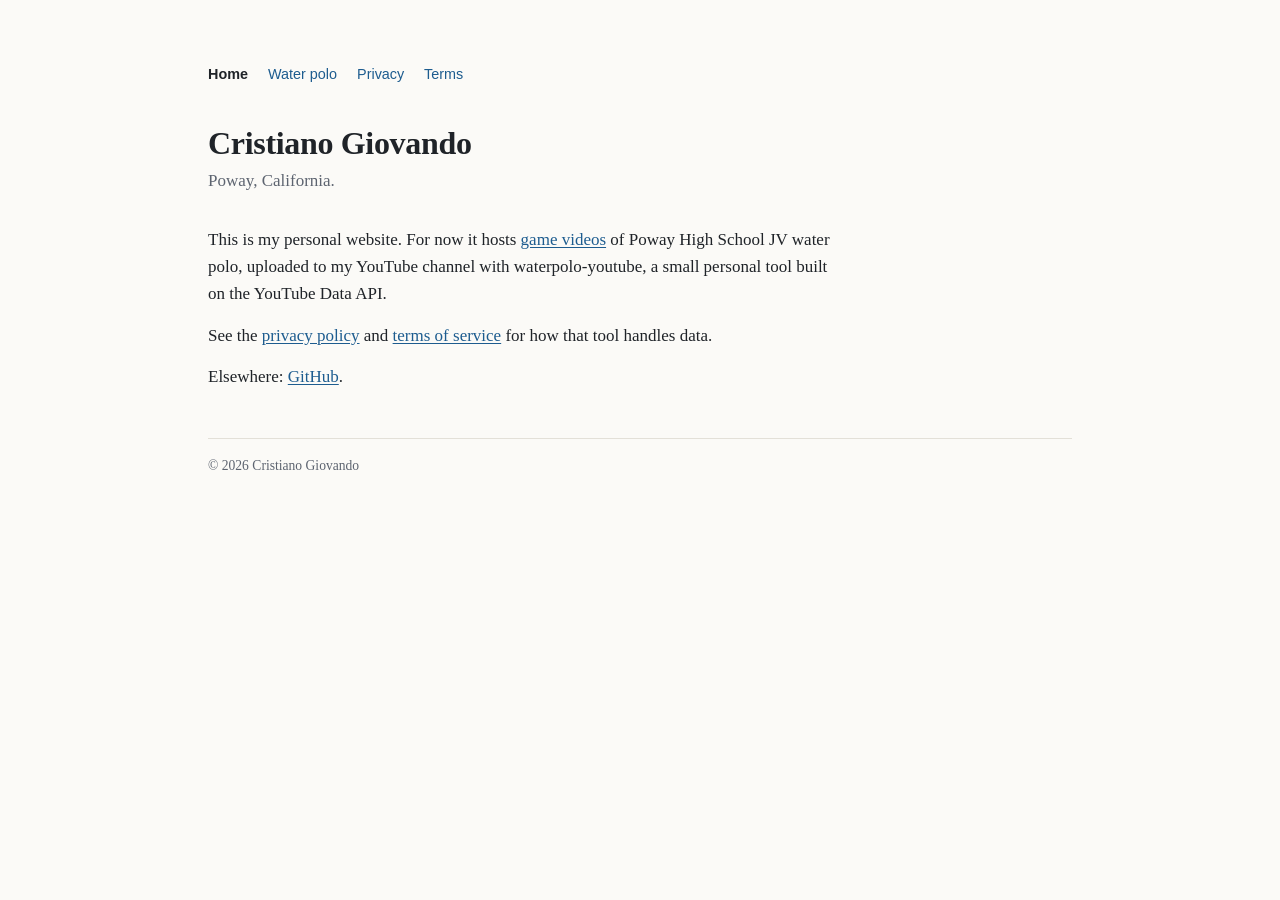
<file: index.html>
<!doctype html>
<html lang="en">
<head>
  <meta charset="utf-8">
  <meta name="viewport" content="width=device-width, initial-scale=1">
  <title>Cristiano Giovando</title>
  <meta name="description" content="Personal site of Cristiano Giovando.">
  <link rel="stylesheet" href="/style.css">
</head>
<body>
<main>
  <nav>
    <a href="/" aria-current="page">Home</a>
    <a href="/water-polo">Water polo</a>
    <a href="/privacy">Privacy</a>
    <a href="/terms">Terms</a>
  </nav>
  <h1>Cristiano Giovando</h1>
  <p class="lede">Poway, California.</p>

  <p>This is my personal website. For now it hosts <a href="/water-polo">game videos</a> of Poway High School JV water polo, uploaded to my YouTube channel with waterpolo-youtube, a small personal tool built on the YouTube Data API.</p>

  <p>See the <a href="/privacy">privacy policy</a> and <a href="/terms">terms of service</a> for how that tool handles data.</p>

  <p>Elsewhere: <a href="https://github.com/cgiovando">GitHub</a>.</p>

  <footer>&copy; 2026 Cristiano Giovando</footer>
</main>
</body>
</html>
</file>
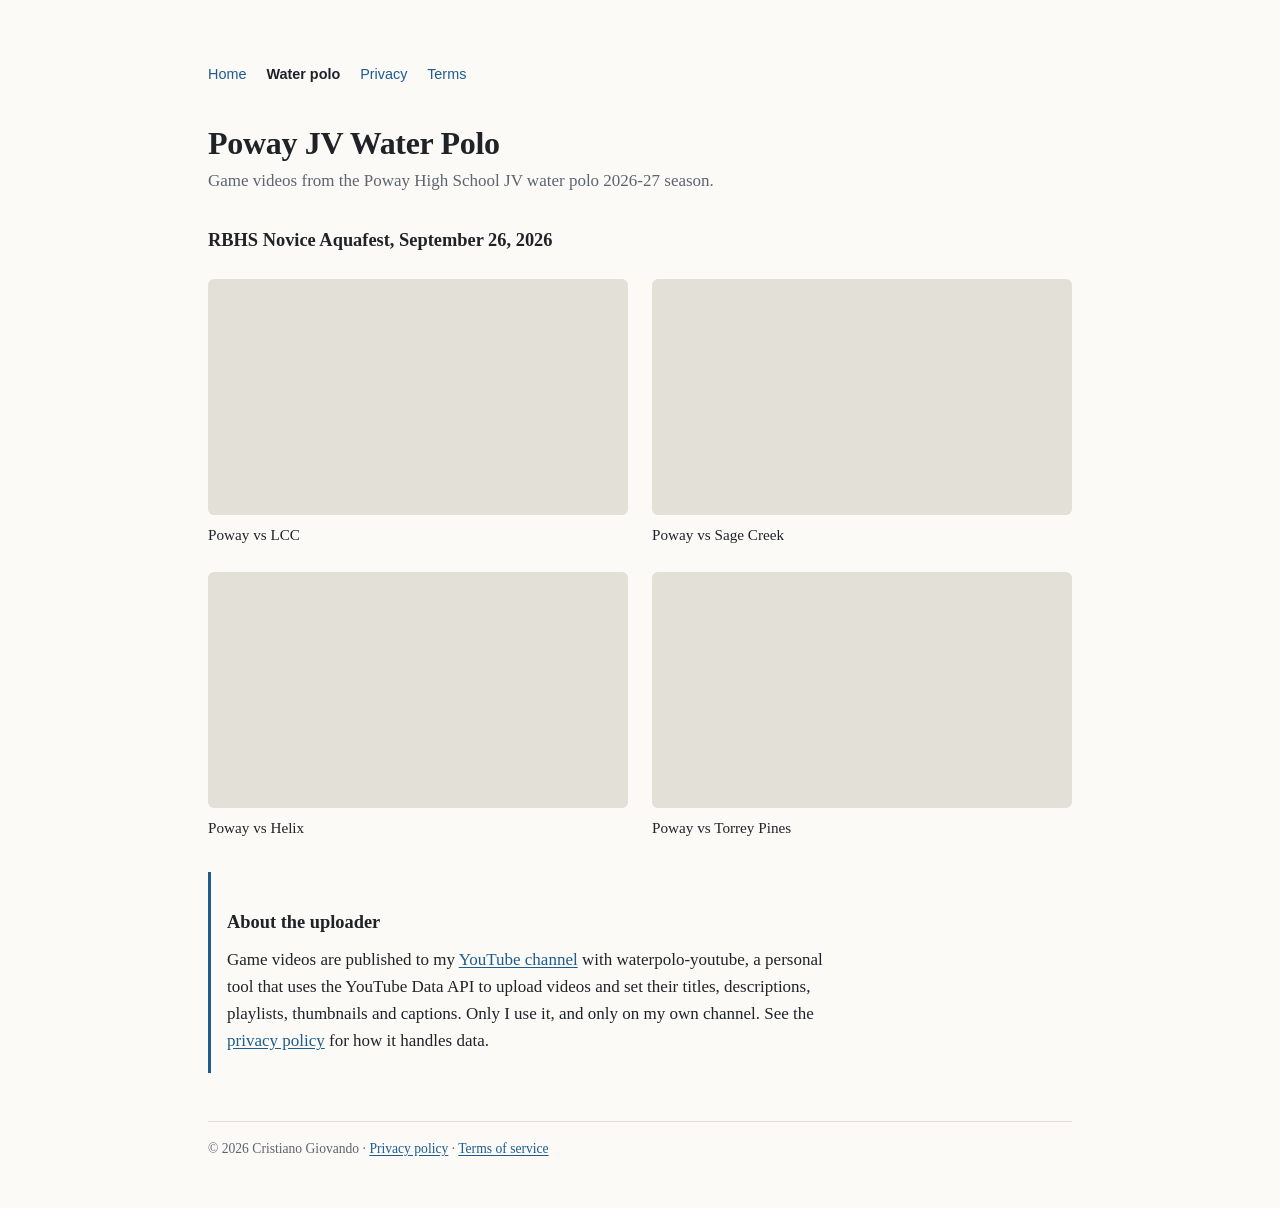
<file: water-polo/index.html>
<!doctype html>
<html lang="en">
<head>
  <meta charset="utf-8">
  <meta name="viewport" content="width=device-width, initial-scale=1">
  <title>Poway Water Polo Videos</title>
  <meta name="description" content="Game videos of Poway High School JV water polo, 2026-27 season.">
  <link rel="stylesheet" href="/style.css">
</head>
<body>
<main>
  <nav>
    <a href="/">Home</a>
    <a href="/water-polo" aria-current="page">Water polo</a>
    <a href="/privacy">Privacy</a>
    <a href="/terms">Terms</a>
  </nav>
  <h1>Poway JV Water Polo</h1>
  <p class="lede">Game videos from the Poway High School JV water polo 2026-27 season.</p>

  <h2>RBHS Novice Aquafest, September 26, 2026</h2>
  <div class="videos">
    <figure>
      <div class="frame"><iframe src="https://www.youtube-nocookie.com/embed/oJFsRiyA0Qs" title="Poway vs LCC" loading="lazy" allow="encrypted-media; picture-in-picture; fullscreen" allowfullscreen></iframe></div>
      <figcaption>Poway vs LCC</figcaption>
    </figure>
    <figure>
      <div class="frame"><iframe src="https://www.youtube-nocookie.com/embed/Qu51Tj0alv4" title="Poway vs Sage Creek" loading="lazy" allow="encrypted-media; picture-in-picture; fullscreen" allowfullscreen></iframe></div>
      <figcaption>Poway vs Sage Creek</figcaption>
    </figure>
    <figure>
      <div class="frame"><iframe src="https://www.youtube-nocookie.com/embed/kPnGxwBO9KE" title="Poway vs Helix" loading="lazy" allow="encrypted-media; picture-in-picture; fullscreen" allowfullscreen></iframe></div>
      <figcaption>Poway vs Helix</figcaption>
    </figure>
    <figure>
      <div class="frame"><iframe src="https://www.youtube-nocookie.com/embed/4LRDCbSKyj0" title="Poway vs Torrey Pines" loading="lazy" allow="encrypted-media; picture-in-picture; fullscreen" allowfullscreen></iframe></div>
      <figcaption>Poway vs Torrey Pines</figcaption>
    </figure>
  </div>

  <section class="note">
    <h2>About the uploader</h2>
    <p>Game videos are published to my <a href="https://www.youtube.com/@giovand">YouTube channel</a> with waterpolo-youtube, a personal tool that uses the YouTube Data API to upload videos and set their titles, descriptions, playlists, thumbnails and captions. Only I use it, and only on my own channel. See the <a href="/privacy">privacy policy</a> for how it handles data.</p>
  </section>

  <footer>&copy; 2026 Cristiano Giovando &middot; <a href="/privacy">Privacy policy</a> &middot; <a href="/terms">Terms of service</a></footer>
</main>
</body>
</html>
</file>
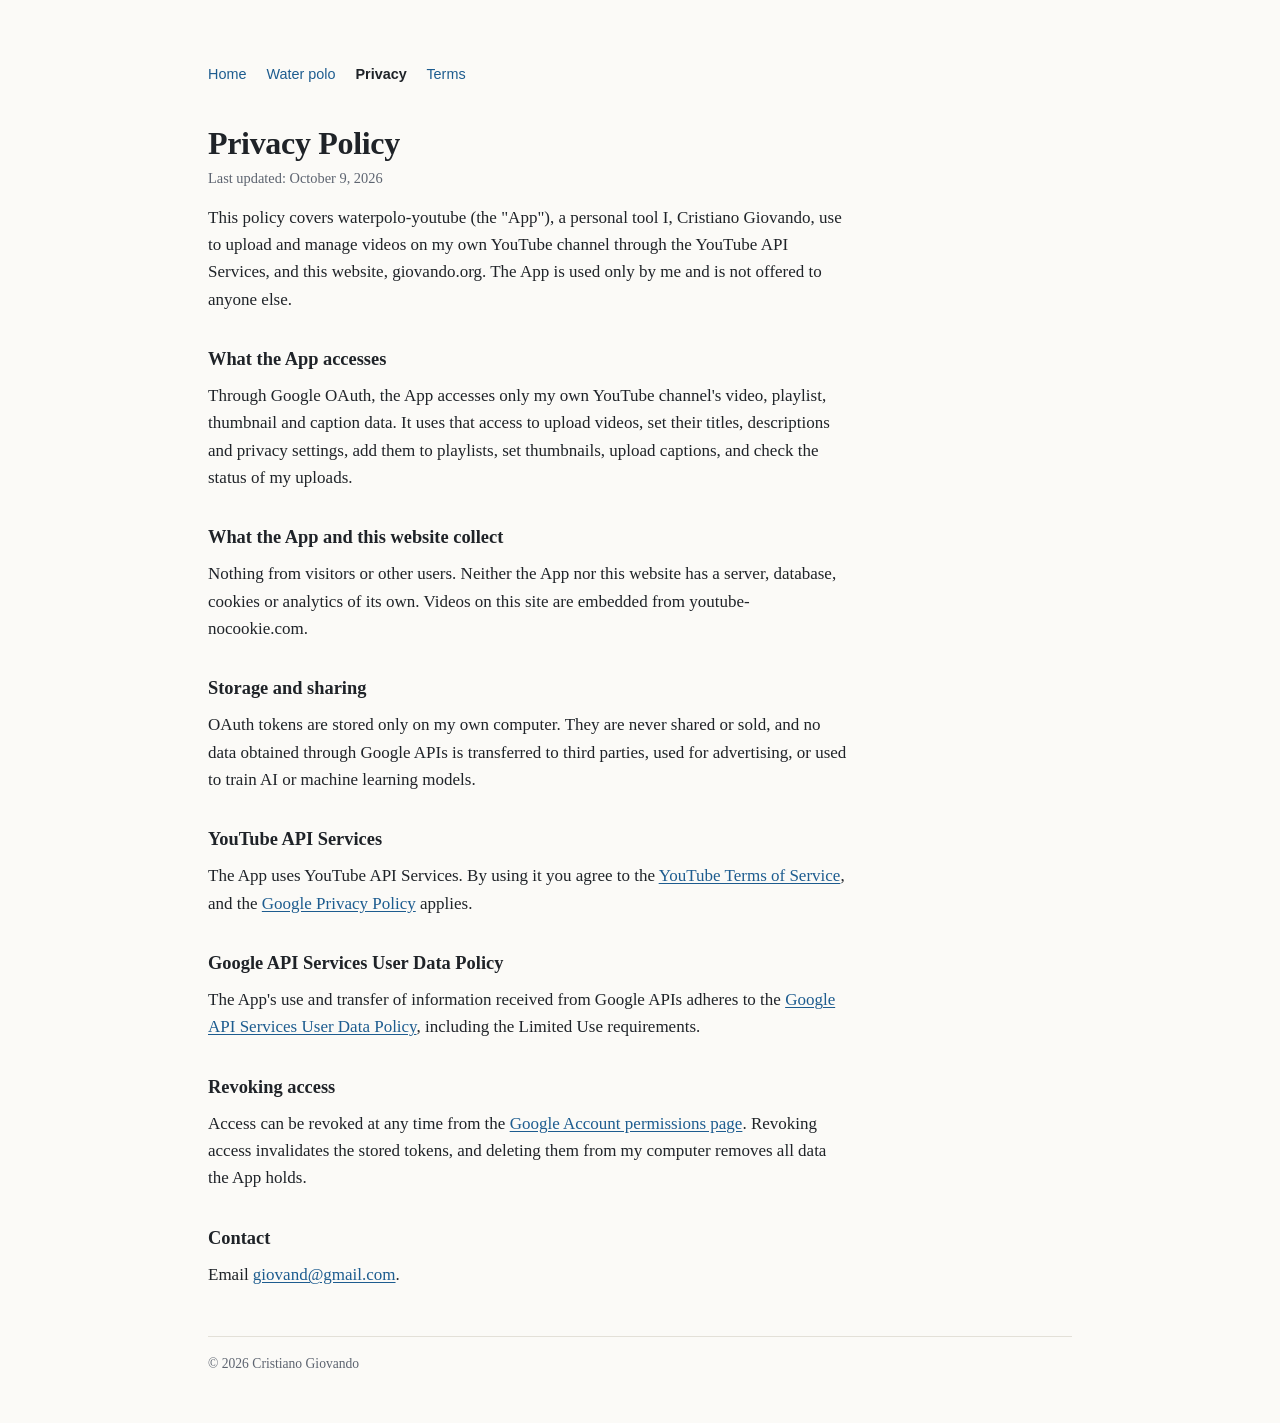
<file: privacy.html>
<!doctype html>
<html lang="en">
<head>
  <meta charset="utf-8">
  <meta name="viewport" content="width=device-width, initial-scale=1">
  <title>Privacy Policy</title>
  <meta name="description" content="Privacy policy for the waterpolo-youtube app and giovando.org.">
  <link rel="stylesheet" href="/style.css">
</head>
<body>
<main>
  <nav>
    <a href="/">Home</a>
    <a href="/water-polo">Water polo</a>
    <a href="/privacy" aria-current="page">Privacy</a>
    <a href="/terms">Terms</a>
  </nav>
  <h1>Privacy Policy</h1>
  <p class="meta">Last updated: October 9, 2026</p>

  <p>This policy covers waterpolo-youtube (the "App"), a personal tool I, Cristiano Giovando, use to upload and manage videos on my own YouTube channel through the YouTube API Services, and this website, giovando.org. The App is used only by me and is not offered to anyone else.</p>

  <h2>What the App accesses</h2>
  <p>Through Google OAuth, the App accesses only my own YouTube channel's video, playlist, thumbnail and caption data. It uses that access to upload videos, set their titles, descriptions and privacy settings, add them to playlists, set thumbnails, upload captions, and check the status of my uploads.</p>

  <h2>What the App and this website collect</h2>
  <p>Nothing from visitors or other users. Neither the App nor this website has a server, database, cookies or analytics of its own. Videos on this site are embedded from youtube-nocookie.com.</p>

  <h2>Storage and sharing</h2>
  <p>OAuth tokens are stored only on my own computer. They are never shared or sold, and no data obtained through Google APIs is transferred to third parties, used for advertising, or used to train AI or machine learning models.</p>

  <h2>YouTube API Services</h2>
  <p>The App uses YouTube API Services. By using it you agree to the <a href="https://www.youtube.com/t/terms">YouTube Terms of Service</a>, and the <a href="https://policies.google.com/privacy">Google Privacy Policy</a> applies.</p>

  <h2>Google API Services User Data Policy</h2>
  <p>The App's use and transfer of information received from Google APIs adheres to the <a href="https://developers.google.com/terms/api-services-user-data-policy">Google API Services User Data Policy</a>, including the Limited Use requirements.</p>

  <h2>Revoking access</h2>
  <p>Access can be revoked at any time from the <a href="https://myaccount.google.com/permissions">Google Account permissions page</a>. Revoking access invalidates the stored tokens, and deleting them from my computer removes all data the App holds.</p>

  <h2>Contact</h2>
  <p>Email <a href="mailto:giovand@gmail.com">giovand@gmail.com</a>.</p>

  <footer>&copy; 2026 Cristiano Giovando</footer>
</main>
</body>
</html>
</file>
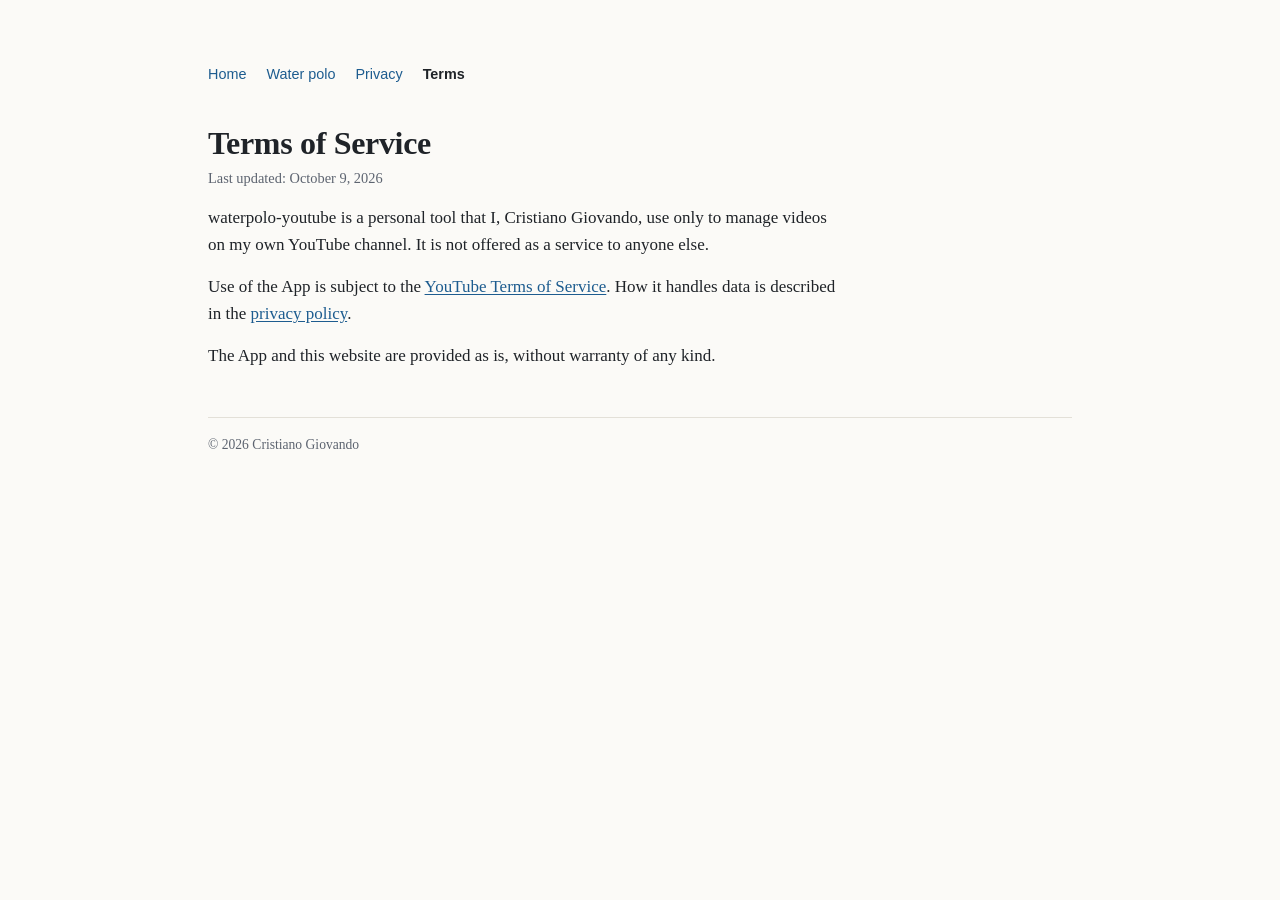
<file: terms.html>
<!doctype html>
<html lang="en">
<head>
  <meta charset="utf-8">
  <meta name="viewport" content="width=device-width, initial-scale=1">
  <title>Terms of Service</title>
  <meta name="description" content="Terms of service for the waterpolo-youtube app and giovando.org.">
  <link rel="stylesheet" href="/style.css">
</head>
<body>
<main>
  <nav>
    <a href="/">Home</a>
    <a href="/water-polo">Water polo</a>
    <a href="/privacy">Privacy</a>
    <a href="/terms" aria-current="page">Terms</a>
  </nav>
  <h1>Terms of Service</h1>
  <p class="meta">Last updated: October 9, 2026</p>

  <p>waterpolo-youtube is a personal tool that I, Cristiano Giovando, use only to manage videos on my own YouTube channel. It is not offered as a service to anyone else.</p>

  <p>Use of the App is subject to the <a href="https://www.youtube.com/t/terms">YouTube Terms of Service</a>. How it handles data is described in the <a href="/privacy">privacy policy</a>.</p>

  <p>The App and this website are provided as is, without warranty of any kind.</p>

  <footer>&copy; 2026 Cristiano Giovando</footer>
</main>
</body>
</html>
</file>
<file: style.css>
:root {
  --bg: #fbfaf7;
  --fg: #1f2328;
  --muted: #5d6470;
  --accent: #1d5c8f;
  --rule: #e3e0d8;
}
@media (prefers-color-scheme: dark) {
  :root {
    --bg: #15171a;
    --fg: #e6e6e3;
    --muted: #9aa1ab;
    --accent: #7db4e6;
    --rule: #2c3036;
  }
}
* { box-sizing: border-box; }
html { -webkit-text-size-adjust: 100%; }
body {
  margin: 0;
  background: var(--bg);
  color: var(--fg);
  font: 17px/1.6 Charter, "Bitstream Charter", "Sitka Text", Cambria, Georgia, serif;
}
main {
  max-width: 56rem;
  margin: 0 auto;
  padding: 4rem 1rem 3rem;
}
h1 { font-size: 2rem; line-height: 1.2; margin: 0 0 0.25rem; letter-spacing: -0.01em; }
h2 { font-size: 1.15rem; margin: 2rem 0 0.5rem; }
p, li { margin: 0 0 0.9rem; }
p, ul, h2, .note { max-width: 40rem; }
ul { padding-left: 1.25rem; }
a { color: var(--accent); text-underline-offset: 2px; }
.lede { color: var(--muted); margin-bottom: 2rem; }
.meta { color: var(--muted); font-size: 0.9rem; }
nav {
  font: 0.9rem/1.4 -apple-system, BlinkMacSystemFont, "Segoe UI", Helvetica, Arial, sans-serif;
  margin-bottom: 2.5rem;
}
nav a { margin-right: 1rem; text-decoration: none; }
nav a[aria-current="page"] { color: var(--fg); font-weight: 600; }
footer {
  border-top: 1px solid var(--rule);
  margin-top: 3rem;
  padding-top: 1rem;
  color: var(--muted);
  font-size: 0.85rem;
}
.videos {
  display: grid;
  grid-template-columns: repeat(auto-fit, minmax(min(100%, 24rem), 1fr));
  gap: 1.5rem;
  margin: 1.5rem 0 2rem;
}
figure { margin: 0; }
.frame {
  position: relative;
  aspect-ratio: 16 / 9;
  background: var(--rule);
  border-radius: 6px;
  overflow: hidden;
}
.frame iframe { position: absolute; inset: 0; width: 100%; height: 100%; border: 0; }
figcaption { margin-top: 0.5rem; font-size: 0.95rem; }
figcaption span { color: var(--muted); }
.note {
  border-left: 3px solid var(--accent);
  padding: 0.25rem 0 0.25rem 1rem;
  margin: 2rem 0;
}
</file>
